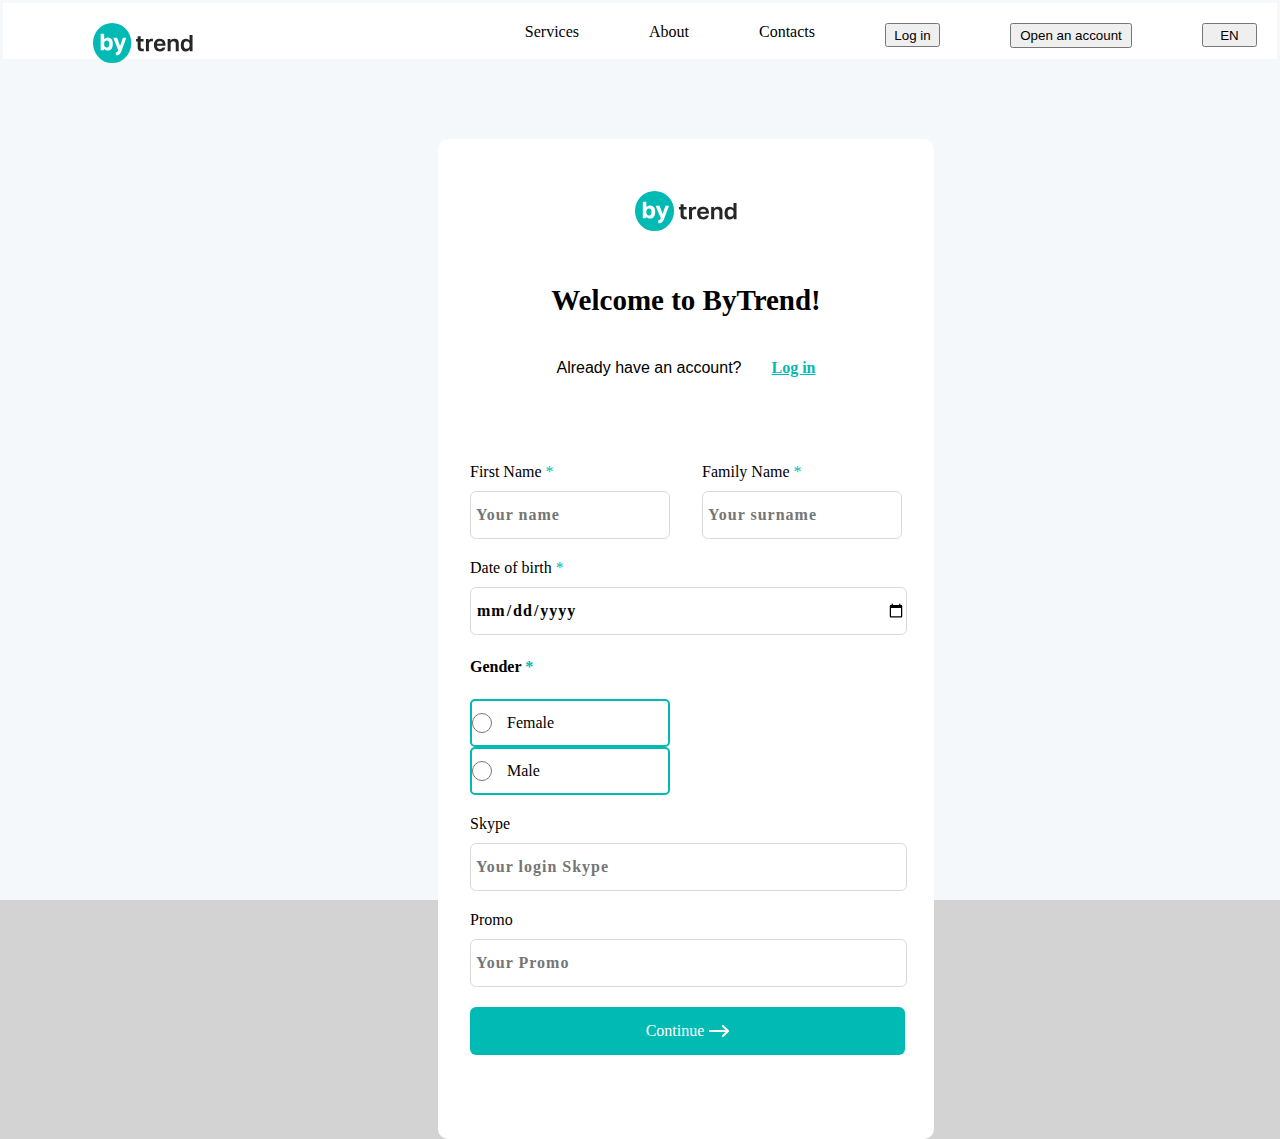
<file: index.html>
<!DOCTYPE html>
<html lang="en">
<head>
    <meta charset="UTF-8">
    <meta name="viewport" content="width=device-width, initial-scale=1.0">
    <title>3.4-dars</title>
    <link rel="stylesheet" href="./css/style.css">
</head>
<body>
    <header>
        <div class="header-top">
            <img src="img/logo.svg" alt="logo" class="logo">
            <ul class="header-list">
                <li class="header-item">
                    <a href="#" class="header-link">Services</a>
                </li>
                <li class="header-item">
                    <a href="#" class="header-link">About </a>
                </li>
                <li class="header-item">
                    <a href="#" class="header-link">Contacts</a>
                </li>
                <li class="header-item">
                    <button class="header-button"><a href="./html/log-in.html" class="log-in">Log in</a></button>
                </li>
                <li class="header-item">
                    <button class="header-button2">Open an account</button>
                </li>
                <li class="header-item">
                    <button class="header-button">EN</button>
                </li>
            </ul>
        </div>
    </header>
    <main>
        <div class="logo2"><img src="img/logo.svg" alt="logo"></div>
        <div class="main-top">
            <h1 class="main-h1">Welcome to ByTrend!</h1>
            <ul class="main-list" >
                <li class="main-item"><p>Already have an account?</p></li>
                <li class="main-item2"><a href="./html/log-in.html" class="log-in1">Log in</a></li>
            </ul>
        </div>
        <div class="main-ism-familya">
            <div class="main-familya">
                <form action="https://echo.htmlacademy.ru" method="post">
                    <div class="main-name">
                        <div class="form-control main-name">
                            <label for="ism">First Name <span>*</span></label>
                            <input  id="ism" name="Ism" type="text" placeholder="Your name" required>
                        </div>
                        <div class="form-control">
                            <label for="familya">Family Name <span>*</span></label>
                            <input id="familya" name="Familya" type="text" placeholder="Your surname" required>
                        </div>
                    </div>
                    <div class="birth-date">
                       <div class="form-control">
                                <label for="date">Date of birth <span>*</span></label>
                                <input type="date" id="date" name="date" required >
                            </div>
                            <div class="form-control">
                                <label for="male" class="jinsi">Gender <span>*</span></label>
                                <div class="birth-date">
                                    <div class="gender"><input class="radio" name="radio" type="radio">     <div class="male">Female</div>  </div>
                                    <div class="gender"><input class="radio" name="radio" type="radio">     <div class="male">Male</div>  </div>
                                
                                </div>
                            </div>
                            <div class="form-control">
                                <label for="Skype">Skype</label>
                                <input id="Skype" name="Skype" type="text" placeholder="Your login Skype">
                            </div>
                            <div class="form-control">
                                <label for="Promo">Promo</label>
                                <input id="Promo" name="Promo" type="text" placeholder="Your Promo">
                            </div>                            
                        
                    </div>
                    <a class="submit
                    " href="./html/log-in.html">Continue <img src="img/Icon.png" alt="strelka" ></a>
                </form>
                
            </div>
        </div>
       
    </main>
    
</body>
</html>
</file>
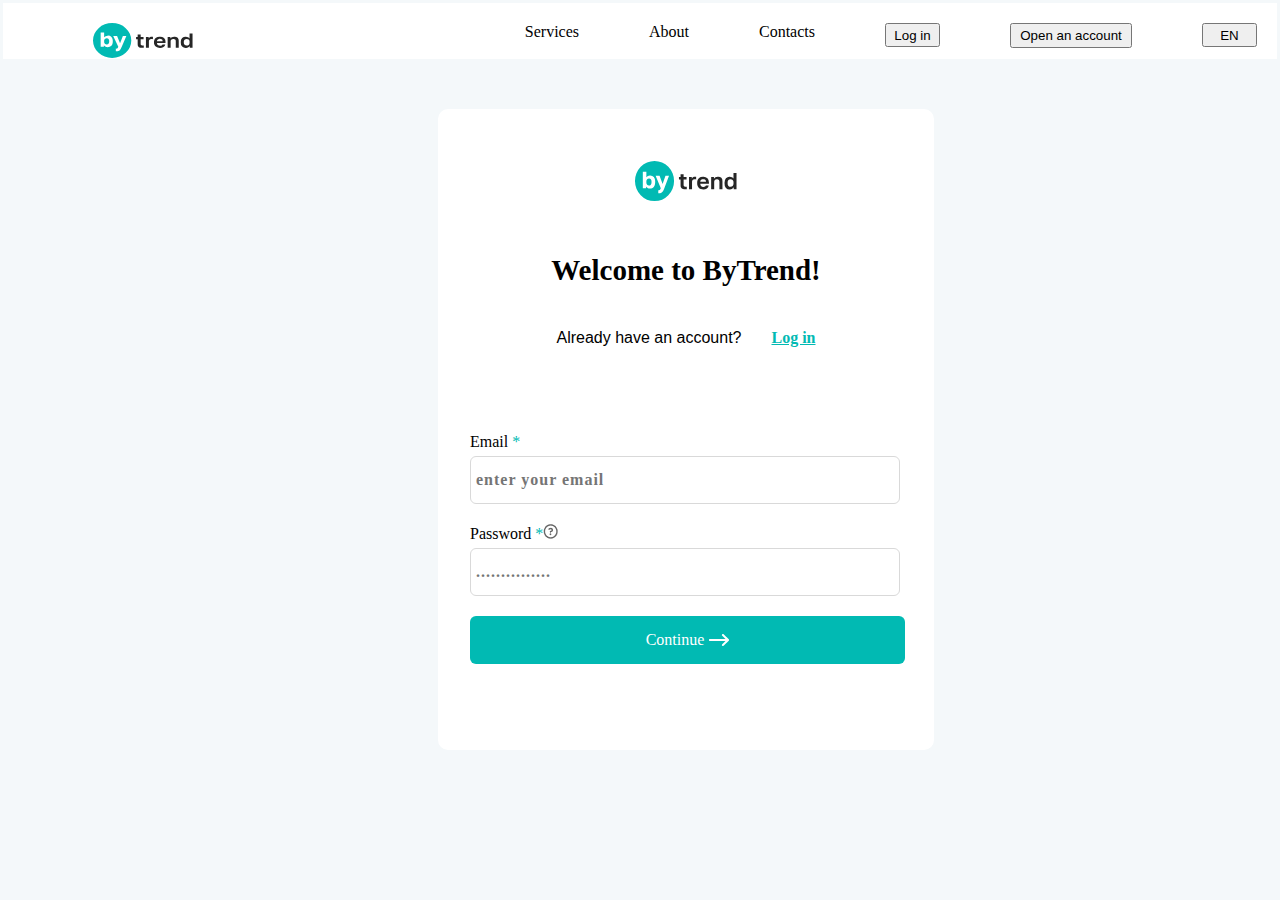
<file: html/log-in.html>
<!DOCTYPE html>
<html lang="en">
<head>
    <meta charset="UTF-8">
    <meta name="viewport" content="width=device-width, initial-scale=1.0">
    <title>Log in</title>
    <link rel="stylesheet" href="../css/log-in-style.css">
</head>
<body>
    <header>
        <div class="header-top">
            <img src="../img/logo.svg" alt="logo" class="logo">
            <ul class="header-list">
                <li class="header-item">
                    <a href="#" class="header-link">Services</a>
                </li>
                <li class="header-item">
                    <a href="#" class="header-link">About </a>
                </li>
                <li class="header-item">
                    <a href="#" class="header-link">Contacts</a>
                </li>
                <li class="header-item">
                    <button class="header-button"><a href="./html/log-in.html" class="log-in">Log in</a></button>
                </li>
                <li class="header-item">
                    <button class="header-button2">Open an account</button>
                </li>
                <li class="header-item">
                    <button class="header-button">EN</button>
                </li>
            </ul>
        </div>
    </header>
    <main>
        <div class="logo2"><img src="../img/logo.svg" alt="logo"></div>
        <div class="main-top">
            <h1 class="main-h1">Welcome to ByTrend!</h1>
            <ul class="main-list" >
                <li class="main-item"><p>Already have an account?</p></li>
                <li class="main-item2"><a href="./html/log-in.html" class="log-in1">Log in</a></li>
            </ul>
        </div>
        <div class="form-control">
            <form action="https://echo.htmlacademy.ru">
                <div class="email"><label for="email">Email <span>*</span></label>
                <input type="email" id="email" name="email" placeholder="enter your email" required>
                </div>
                <div class="password">
                    <label for="parol">Password <span>*</span><img src="../img/icon2.png" alt=""> </label>
                    <input type="password" id="parol" name="parol" placeholder="..............." required>
                </div>
                <a class="submit
                " href="./html/log-in.html">Continue <img src="../img/Icon.png" alt="strelka" ></a>
            </form>

        </div>
    </main>
    
</body>
</html>
</file>
<file: css/style.css>
*,
*::before,
*::after{
    box-sizing: border-box;
    margin: 0;
    padding: 0;
}
html{
    height: 100%;
    background-color: lightgray;
}
body{
    margin-left: auto;
    margin-right: auto;
    max-width: 1366px;
    max-height: 1400px;
    width: 100%;
    height: 100%;
    border: 3px solid #F4F8FA;
    background-color: #F4F8FA;
    
}
ul{
    list-style: none;
}
a{
    color: #01BAB3 ;
}
header{
    display: flex;
    justify-content: center;
    align-items: center;
    background-color: #fff;
}
.header-top {
    padding: 20px;
    width: 1366px;
    height: 56px;
    display: flex;
    justify-content: space-between;
    
   
}
.logo {
   padding-left: 70px;
   width: 170px;
   height: 40px;
   
}
.header-list {
    display: flex;
    gap: 70px;
}
.header-link {
    text-decoration: none;
    color: #000;
}
.header-button {
    width: 55px;
    height: 24px;
    display: flex;
    justify-content: center;
    align-items: center;
   
}
.header-button2 {
    width: 122px;
    height: 25px;
    display: flex;
    justify-content: center;
    align-items: center;
}
.log-in {
    display: flex;
    justify-content: center;
    align-items: center;
    text-decoration: none;
    color: #000;
    
}
main{
    width: 496px;
    height: 1000px;
    margin-top: 80px;
    margin-left: 435px;
    border-radius: 10px;
    padding-left:  30px;
    padding-right: 30px;
    align-items: center;
    border: 2px solid white;
    background-color: #fff;

}
.logo2 {
     display: flex;
     justify-content: center;
     align-items: center;
     padding: 50px 0px;
    
}

.main-h1 {
    font-family: Segoe UI;
    font-size: 29px;
    font-weight: 700;
    line-height: 39px;
    text-align: left;
    padding-bottom: 35px;
    display: flex;
    justify-content: center;
    align-items: center;
    

}
 .main-item{
    font-family: sans-serif;
    font-size: 16px;
    font-weight: 400;
    line-height: 26px;
    letter-spacing: 0px;
    text-align: left;
    
 }

.main-list {
    display: flex;
    gap: 30px ;
    padding-bottom: 82px;
    display: flex;
    justify-content: center;
    align-items: center;
    
    
}
.log-in1 {
    font-family: Segoe UI;
font-size: 16px;
font-weight: 600;
line-height: 26px;
letter-spacing: 0px;
text-align: left;

}
label{
    display: block;
}

.main-name{
 display: flex;
 justify-content: space-between;
}
.form-control{
    display: flex;
    flex-direction: column;
 padding-bottom: 20px;
}
#ism{
width: 200px;
height: 48px;
padding-left: 5px;
border-radius: 6px;
border: 1px solid #D9D9D9;
background: (0deg, #FBFBFB, #FBFBFB);
font-family: Segoe UI;
font-size: 16px;
font-weight: 600;
line-height: 24px;
letter-spacing: 1px;
text-align: left;
}
#familya{
width: 200px;
height: 48px;
padding-left: 5px;
border-radius: 6px;
border: 1px solid #D9D9D9;
background: (0deg, #FBFBFB, #FBFBFB);
font-family: Segoe UI;
font-size: 16px;
font-weight: 600;
line-height: 24px;
letter-spacing: 1px;
text-align: left;
}
#date{
width: 437px;
height: 48px;
padding-left: 5px;
border-radius: 6px;
border: 1px solid #D9D9D9;
background: (0deg, #FBFBFB, #FBFBFB);
font-family: Segoe UI;
font-size: 16px;
font-weight: 600;
line-height: 24px;
letter-spacing: 1px;
text-align: left;
}
#Skype{
    width: 437px;
    height: 48px;
    padding-left: 5px;
    border-radius: 6px;
    border: 1px solid #D9D9D9;
    background: (0deg, #FBFBFB, #FBFBFB);
    font-family: Segoe UI;
    font-size: 16px;
    font-weight: 600;
    line-height: 24px;
    letter-spacing: 1px;
    text-align: left;
}
#Promo{
    width: 437px;
    height: 48px;
    padding-left: 5px;
    border-radius: 6px;
    border: 1px solid #D9D9D9;
    background: (0deg, #FBFBFB, #FBFBFB);
    font-family: Segoe UI;
    font-size: 16px;
    font-weight: 600;
    line-height: 24px;
    letter-spacing: 1px;
    text-align: left;
}
span{
    color: #01BAB3;
}
.radio{
    width: 20px;
height: 20px;
top: 14px;
left: 16px;
border: 2px;
background-color: #01BAB3;
}
.birth-date{
    position: relative;

}
.jinsi{
padding-bottom: 20px;
font-family: Segoe UI;
font-size: 16px;
font-weight: 600;
line-height: 24px;
letter-spacing: 0em;
text-align: left;
}
.gender{
    width: 200px;
    height: 48px;
    top: 32px;
    border: 2px solid #01BAB3;
    border-radius: 5px;
    display: flex;
    justify-content: baseline;
    align-items: center;
    text-align: left;
    gap: 15px;   
}
label{
    padding-bottom: 10px;
}
.submit{
    width: 435px;
    height: 48px;
    border-color: #01BAB3;
    display: flex;
    justify-content: center;
    align-items: center;
    background-color:#01BAB3;
    border-radius: 6px;
    text-decoration: none;
    color: white;
    gap: 5px;
}
</file>
<file: css/log-in-style.css>
*,
*::before,
*::after{
    box-sizing: border-box;
    margin: 0;
    padding: 0;
}
html{
    height: 100%;
    background-color: lightgray;
}
body{
    margin-left: auto;
    margin-right: auto;
    max-width: 1366px;
    max-height: 1040px;
    width: 100%;
    height: 100%;
    border: 3px solid #F4F8FA;
    background-color: #F4F8FA;
}
ul{
    list-style: none;
}
a{
    color: #01BAB3 ;
}
header{
    display: flex;
    justify-content: center;
    align-items: center;
    background-color: #fff;
}
.header-top {
    padding: 20px;
    width: 1366px;
    height: 56px;
    display: flex;
    justify-content: space-between;
    
   
}
.logo {
   
   padding-left: 70px;
   width: 170px;
   height: 35px;
  
   
}
.header-list {
    display: flex;
    gap: 70px;
}
.header-link {
    text-decoration: none;
    color: #000;
}
.header-button {
    width: 55px;
    height: 24px;
    display: flex;
    justify-content: center;
    align-items: center;
   
}
.header-button2 {
    width: 122px;
    height: 25px;
    display: flex;
    justify-content: center;
    align-items: center;
}
.log-in {
    display: flex;
    justify-content: center;
    align-items: center;
    text-decoration: none;
    color: #000;
    
}
main{
    width: 496px;
    height: 641px;;
    margin-top: 50px;
    margin-left: 435px;
    border-radius: 10px;
    padding-left:  30px;
    padding-right: 30px;
    align-items: center;
    border: 2px solid white;
    background-color: #fff;

}
.logo2 {
     display: flex;
     justify-content: center;
     align-items: center;
     padding: 50px 0px;
    
}

.main-h1 {
    font-family: Segoe UI;
    font-size: 29px;
    font-weight: 700;
    line-height: 39px;
    text-align: left;
    padding-bottom: 35px;
    display: flex;
    justify-content: center;
    align-items: center;
    

}
 .main-item{
    font-family: sans-serif;
    font-size: 16px;
    font-weight: 400;
    line-height: 26px;
    letter-spacing: 0px;
    text-align: left;
    
 }

.main-list {
    display: flex;
    gap: 30px ;
    padding-bottom: 82px;
    display: flex;
    justify-content: center;
    align-items: center;
    
}
.log-in1 {
font-family: Segoe UI;
font-size: 16px;
font-weight: 600;
line-height: 26px;
letter-spacing: 0px;
text-align: left;

}
span{
    color: #01BAB3;
}

#email{
    width: 430px;
    height: 48px;
    padding-left: 5px;
    border-radius: 6px;
    border: 1px solid #D9D9D9;
    background: (0deg, #FBFBFB, #FBFBFB);
    font-family: Segoe UI;
    font-size: 16px;
    font-weight: 600;
    line-height: 24px;
    letter-spacing: 1px;
    text-align: left;
 }
 #parol{
    width: 430px;
    height: 48px;
    padding-left: 5px;
    border-radius: 6px;
    border: 1px solid #D9D9D9;
    background: (0deg, #FBFBFB, #FBFBFB);
    font-family: Segoe UI;
    font-size: 16px;
    font-weight: 600;
    line-height: 24px;
    letter-spacing: 1px;
    text-align: left;
}
label{
    display: block;
    padding-bottom: 5px;
}
.email{
    padding-bottom: 20px;
}
.password{
    padding-bottom: 20px;
}
.submit{
    width: 435px;
    height: 48px;
    border-color: #01BAB3;
    display: flex;
    justify-content: center;
    align-items: center;
    background-color:#01BAB3;
    border-radius: 6px;
    text-decoration: none;
    color: white;
    gap: 5px;
}
</file>
